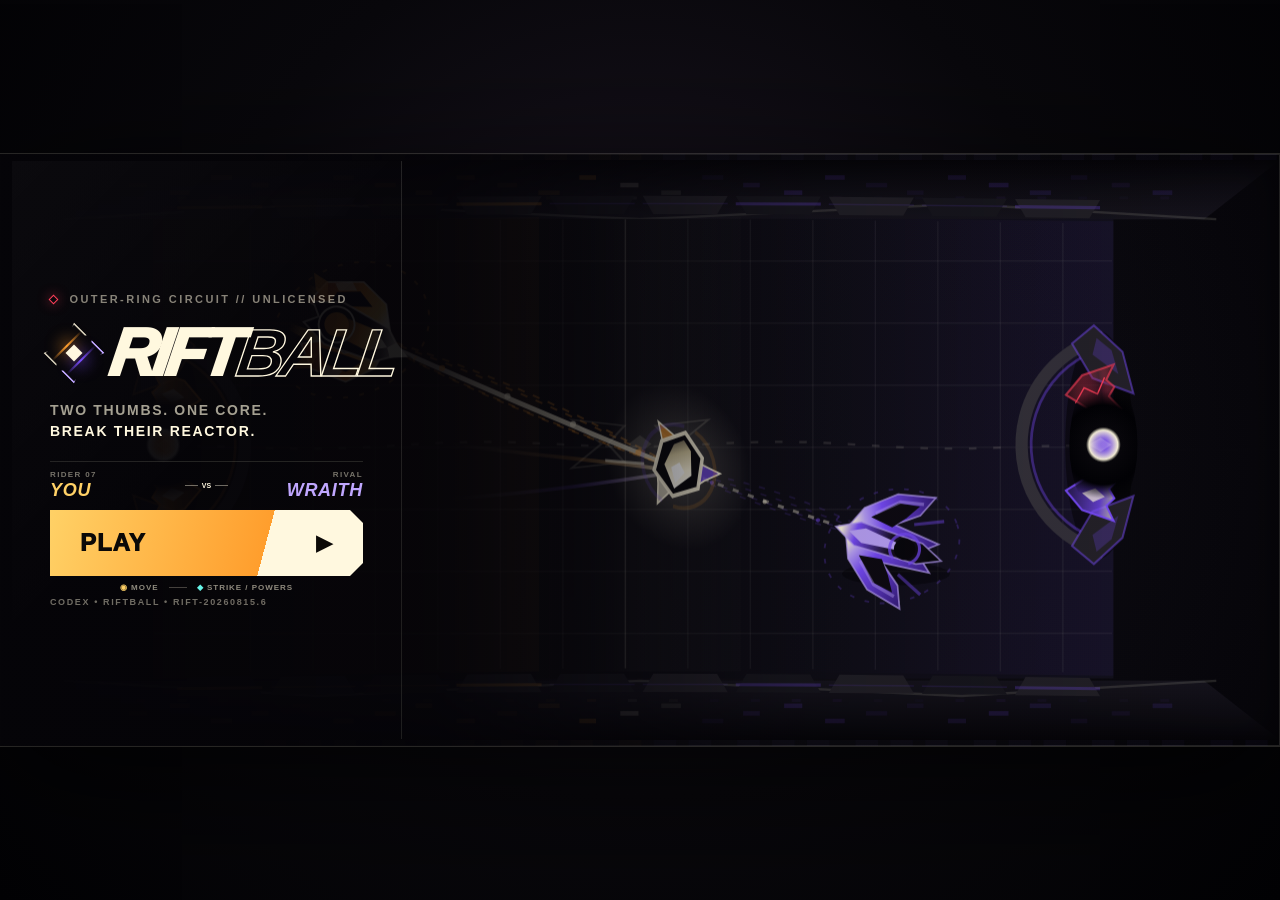
<file: index.html>
<!doctype html>
<html lang="en">
<head>
  <meta charset="utf-8">
  <meta name="viewport" content="width=device-width,initial-scale=1,viewport-fit=cover,user-scalable=no">
  <meta name="theme-color" content="#08070b">
  <meta name="apple-mobile-web-app-capable" content="yes">
  <meta name="apple-mobile-web-app-status-bar-style" content="black-translucent">
  <meta name="format-detection" content="telephone=no">
  <meta name="description" content="RIFTBALL — landscape two-thumb zero-g duel sport.">
  <link rel="icon" href="icon.svg?v=RIFT-20260815.6" type="image/svg+xml">
  <link rel="manifest" href="manifest.webmanifest?v=RIFT-20260815.6">
  <title>RIFTBALL</title>
  <link rel="stylesheet" href="styles.css?v=RIFT-20260815.6">
</head>
<body>
  <main id="app" aria-label="RIFTBALL landscape zero-gravity duel sport">
    <canvas id="game-canvas" width="844" height="390" aria-label="RIFTBALL landscape arena"></canvas>

    <section id="boot" class="screen boot-screen" aria-live="polite">
      <div class="boot-lockup">
        <div class="brand-symbol brand-symbol--boot" aria-hidden="true"><i></i><b></b><em></em></div>
        <div>
          <div class="boot-wordmark" aria-label="RIFTBALL"><span>RIFT</span><strong>BALL</strong></div>
          <p class="eyebrow">LANDSCAPE COMBAT CIRCUIT</p>
        </div>
      </div>
      <div class="boot-track"><span></span></div>
      <p class="build-identity">CODEX • RIFTBALL • RIFT-20260815.6</p>
    </section>

    <section id="menu" class="screen menu-screen" hidden>
      <div class="menu-panel">
        <p class="league-kicker"><i></i> OUTER-RING CIRCUIT // UNLICENSED</p>
        <div class="menu-logo">
          <div class="brand-symbol" aria-hidden="true"><i></i><b></b><em></em></div>
          <h1><span>RIFT</span><strong>BALL</strong></h1>
        </div>
        <p class="menu-fantasy">TWO THUMBS. ONE CORE.<br><strong>BREAK THEIR REACTOR.</strong></p>
        <div class="faceoff-strip" aria-label="You versus Wraith">
          <div class="faceoff-side faceoff-side--you"><span>RIDER 07</span><strong>YOU</strong></div>
          <div class="versus-mark"><i></i><span>VS</span><i></i></div>
          <div class="faceoff-side faceoff-side--wraith"><span>RIVAL</span><strong>WRAITH</strong></div>
        </div>
        <button id="play-button" class="primary-action" type="button"><span>PLAY</span><b aria-hidden="true">▶</b></button>
        <p class="control-promise"><span>◉</span> MOVE <i></i> <span>◆</span> STRIKE / POWERS</p>
        <p class="build-identity">CODEX • RIFTBALL • RIFT-20260815.6</p>
      </div>
    </section>

    <section id="hud" class="hud" hidden aria-label="Match HUD">
      <div class="score-rack">
        <div class="score-side player-score-side">
          <div class="rider-id rider-id--you"><i></i><span><small>RIDER 07</small><strong>YOU</strong></span></div>
          <div id="player-pips" class="reactor-pips" aria-label="Your Reactor health"></div>
        </div>
        <div class="score-numerals"><strong id="player-score">0</strong><i></i><strong id="bot-score">0</strong></div>
        <div class="score-side bot-score-side">
          <div class="rider-id rider-id--wraith"><span><small>RIVAL</small><strong>WRAITH</strong></span><i></i></div>
          <div id="bot-pips" class="reactor-pips" aria-label="Wraith Reactor health"></div>
        </div>
      </div>
      <div id="territory-readout" class="territory-readout" aria-hidden="true"><span></span></div>
      <div id="status" class="status-call" aria-live="polite"></div>
      <div id="onboarding" class="onboarding-call" aria-live="polite" hidden><i></i><span>MOVE</span></div>
      <div id="match-point-flag" class="match-point-flag" hidden><i></i><span>FINAL POINT</span><i></i></div>
      <div class="duel-meter" id="duel-meter"><span></span></div>
      <button id="sound-button" class="sound-button" type="button" aria-label="Mute sound"><span></span></button>
      <p class="game-build">CODEX • RIFTBALL • RIFT-20260815.6</p>
    </section>

    <section id="controls" class="controls" hidden aria-label="Landscape controls">
      <div id="move-pad" class="move-pad" role="application" aria-label="Movement joystick">
        <div class="move-guide"><i></i><i></i><i></i><i></i></div>
        <div id="move-stick" class="move-stick"><span></span></div>
        <small>MOVE</small>
      </div>

      <div id="action-cluster" class="action-cluster" style="--flux:100">
        <div class="radial-links" aria-hidden="true"><i></i><i></i></div>
        <div class="power-option power-option--up" data-power="rush" aria-hidden="true"><b>»</b><span>RUSH</span><small>FINISH</small></div>
        <div class="power-option power-option--right" data-power="bend" aria-hidden="true"><b>↷</b><span>BEND</span><small>ANGLE</small></div>
        <div class="power-option power-option--down" data-power="grip" aria-hidden="true"><b>⌁</b><span>GRIP</span><small>CAPTURE</small></div>
        <div class="power-option power-option--left" data-power="pulse" aria-hidden="true"><b>◉</b><span>PULSE</span><small>COUNTER</small></div>
        <button id="action-button" class="action-button" type="button" aria-label="Tap to strike, hold for powers">
          <i class="action-charge" aria-hidden="true"></i>
          <b id="action-icon">◆</b>
          <span id="action-label">STRIKE</span>
          <small>TAP</small>
        </button>
        <div id="flux-readout" class="flux-readout"><span>FLUX</span><b id="flux-value">100</b></div>
      </div>
    </section>

    <section id="results" class="screen result-screen" hidden>
      <div class="result-card">
        <p class="eyebrow">REACTOR DUEL COMPLETE</p>
        <h2 id="result-title">VICTORY</h2>
        <p id="result-score" class="result-score">3 <i></i> 0</p>
        <div id="result-stats" class="result-stats"></div>
        <div class="result-actions">
          <button id="replay-button" class="primary-action primary-action--rematch" type="button"><span>PLAY AGAIN</span><b aria-hidden="true">↻</b></button>
          <button id="home-button" class="secondary-action" type="button">HOME</button>
        </div>
        <p class="build-identity">CODEX • RIFTBALL • RIFT-20260815.6</p>
      </div>
    </section>

    <div id="rotate-warning" class="rotate-warning" hidden>
      <div class="rotate-phone" aria-hidden="true"><i></i></div>
      <div class="brand-symbol" aria-hidden="true"><i></i><b></b><em></em></div>
      <p>ROTATE TO LANDSCAPE</p>
      <small>RIFTBALL IS BUILT FOR TWO THUMBS</small>
    </div>
  </main>

  <script type="module" src="src/game.mjs?v=RIFT-20260815.6-r1"></script>
</body>
</html>
</file>
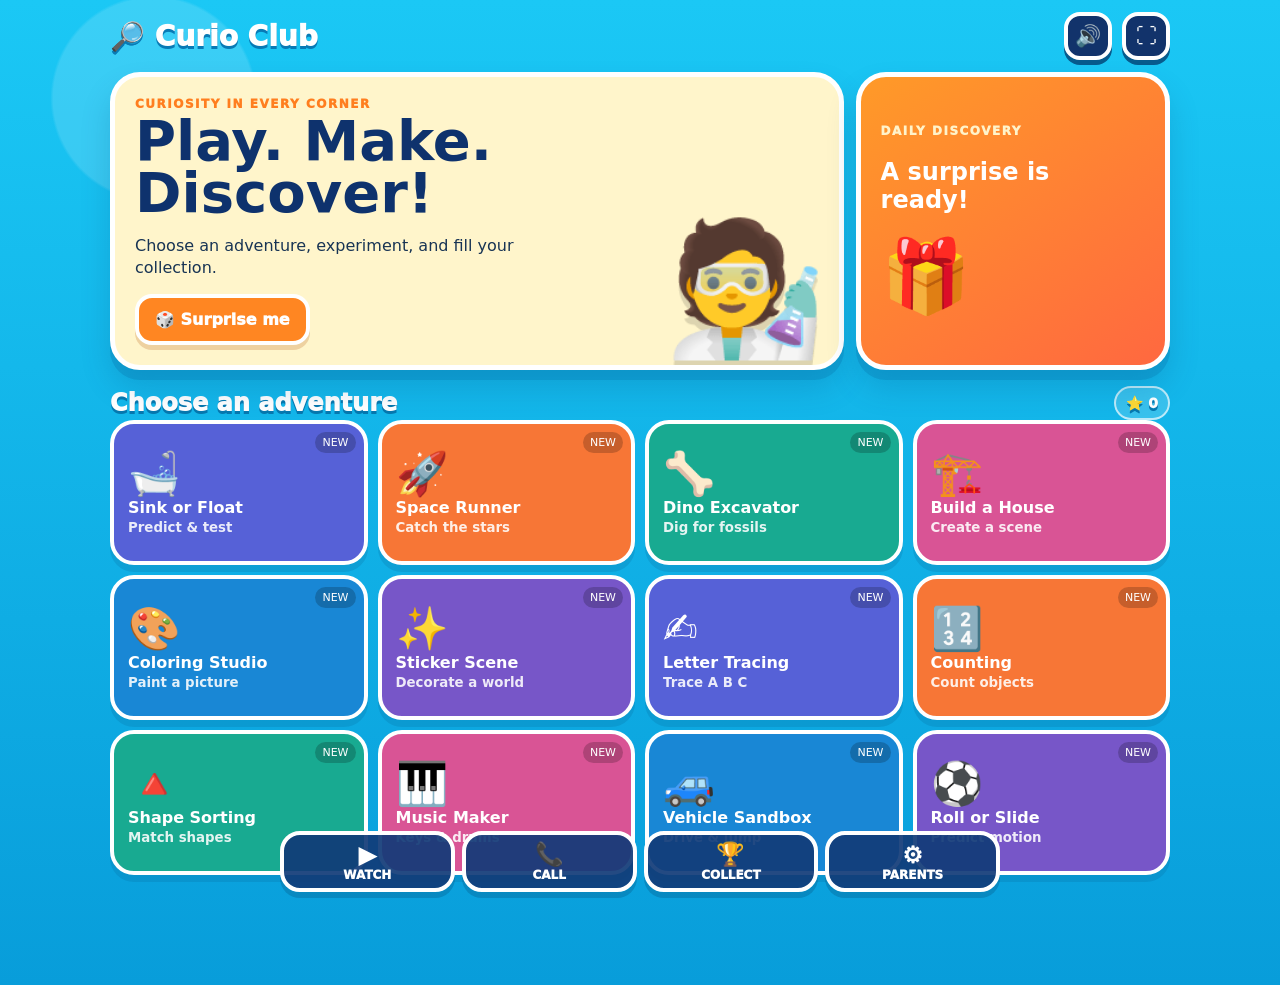
<file: curio-club/index.html>
<!doctype html><html><head><meta charset="utf-8"><meta name="viewport" content="width=device-width,initial-scale=1,viewport-fit=cover,user-scalable=no"><meta name="theme-color" content="#12bdf5"><title>Curio Club Web Game</title><style>
*{box-sizing:border-box;-webkit-tap-highlight-color:transparent}html,body{margin:0;min-height:100%;font-family:ui-rounded,"Arial Rounded MT Bold",system-ui,sans-serif;background:#11b8ef;color:#183454}button{font:inherit;border:0;cursor:pointer}body{overscroll-behavior:none}.screen{min-height:100svh;padding:max(12px,env(safe-area-inset-top)) 12px max(18px,env(safe-area-inset-bottom));background:radial-gradient(circle at 12% 10%,#ffffff24 0 7%,transparent 7.2%),linear-gradient(#1bc8f5,#089dda)}.top{display:flex;align-items:center;gap:10px;max-width:1060px;margin:auto}.logo{flex:1;color:#fff;font-weight:1000;font-size:28px;text-shadow:0 3px #087ab5}.round,.back{width:48px;height:48px;border-radius:16px;background:#12336b;color:#fff;border:4px solid #fff;box-shadow:0 5px #075b8d;font-size:21px}.hero{max-width:1060px;margin:12px auto;display:grid;grid-template-columns:1.4fr .6fr;gap:12px}.panel{background:#fff5cb;border:5px solid #fff;border-radius:30px;box-shadow:0 10px #0871a94a,0 18px 30px #064a7e33;padding:20px;position:relative;overflow:hidden}.panel h1{font-size:clamp(32px,6vw,56px);line-height:.93;margin:4px 0 9px;color:#0e326d}.panel p{max-width:62%;line-height:1.35}.kid{position:absolute;right:12px;bottom:0;font-size:130px;filter:drop-shadow(0 8px #0002)}.gift{background:linear-gradient(145deg,#ff9a28,#ff6840);color:#fff;text-align:left}.gift .big{font-size:72px}.ey{font-size:12px;text-transform:uppercase;letter-spacing:1.5px;font-weight:1000;color:#ff7e1f}.gift .ey{color:#fff3ca}.btn{padding:12px 16px;border-radius:17px;background:#ff8622;color:#fff;border:4px solid #fff;box-shadow:0 5px #b85b153d;font-weight:1000}.btn.blue{background:#2769cf}.btn.green{background:#29ae5d}.section{max-width:1060px;margin:16px auto}.title{display:flex;justify-content:space-between;align-items:center;color:#fff;text-shadow:0 3px #0678af;font-size:24px;font-weight:1000}.pill{font-size:14px;background:#ffffff28;border:2px solid #ffffffaa;border-radius:999px;padding:7px 10px}.grid{display:grid;grid-template-columns:repeat(4,1fr);gap:10px}.card{min-height:145px;border-radius:24px;border:4px solid #fff;color:#fff;text-align:left;padding:14px;box-shadow:0 7px #075f9133;position:relative;overflow:hidden}.card:nth-child(6n+1){background:#5661d7}.card:nth-child(6n+2){background:#f77636}.card:nth-child(6n+3){background:#18aa91}.card:nth-child(6n+4){background:#d95495}.card:nth-child(6n+5){background:#1987d5}.card:nth-child(6n){background:#7756c8}.card i{font-style:normal;font-size:42px;display:block}.card b{font-size:16px;display:block}.card small{font-weight:800;opacity:.88}.stars{position:absolute;right:8px;top:8px;background:#0003;border-radius:999px;padding:4px 7px;font-size:11px}.dock{max-width:720px;margin:15px auto;display:grid;grid-template-columns:repeat(4,1fr);gap:7px;position:sticky;bottom:8px}.dock button{height:61px;border-radius:20px;background:#123b78eb;color:#fff;border:4px solid #fff;box-shadow:0 6px #063e683d;font-size:12px;font-weight:1000}.dock span{display:block;font-size:23px}.head{max-width:980px;margin:auto;display:flex;gap:10px;align-items:center;color:#fff}.head div{flex:1}.head h1{margin:0;font-size:32px;text-shadow:0 3px #0874aa}.head p{margin:2px 0;font-weight:800}.score{background:#fff3c1;color:#12335d;border:4px solid #fff;border-radius:17px;padding:9px 12px;font-weight:1000}.play{max-width:980px;margin:12px auto;background:#fff;border:5px solid #fff;border-radius:28px;box-shadow:0 10px #07618f40;padding:16px;min-height:70svh;overflow:hidden}.note{background:#fff1be;border:3px solid #ffd05e;border-radius:17px;padding:10px;text-align:center;font-weight:900;margin-bottom:12px}.choices{display:flex;flex-wrap:wrap;gap:9px;justify-content:center}.choice{min-width:110px;padding:14px;border-radius:17px;background:#2769cf;color:#fff;border:4px solid #fff;box-shadow:0 5px #143c7e33;font-weight:1000}.choice.orange{background:#ff8622}.choice.green{background:#27ae5b}.stage{min-height:380px;border-radius:22px;border:4px solid #5fb0d1;position:relative;overflow:hidden;background:linear-gradient(#97e8ff 0 65%,#83cf67 65%);touch-action:none}.tank{background:linear-gradient(#e9fbff 0 31%,#47ccea 31%);max-width:650px;margin:10px auto}.obj{font-size:76px;position:absolute;left:50%;top:16%;transform:translateX(-50%);transition:1s}.obj.sink{top:78%}.obj.float{top:32%}.result{text-align:center;font-weight:1000;padding:10px;border-radius:15px;background:#eaf7ff;margin-top:10px}.good{background:#dff6d8;color:#267027}.bad{background:#ffe1e1;color:#a83c3c}.dig{display:grid;grid-template-columns:repeat(6,1fr);gap:5px;max-width:640px;margin:auto;background:#a86838;padding:7px;border-radius:20px}.tile{aspect-ratio:1;border-radius:12px;background:#cf955b;border:3px solid #eab678;font-size:30px}.tile.dug{background:#f7d99b}.tools{display:flex;gap:7px;overflow:auto;margin-bottom:9px}.tool{min-width:70px;height:65px;border-radius:16px;background:#fff0b8;border:3px solid #f0c45c;font-size:30px}.piece,.stick{position:absolute;font-size:58px;touch-action:none;user-select:none}.palette{display:flex;gap:7px;flex-wrap:wrap}.color{width:38px;height:38px;border-radius:50%;border:4px solid #fff;box-shadow:0 3px #0002}canvas{display:block;width:100%;height:440px;border-radius:19px;background:#fff;touch-action:none;border:3px solid #cbe8f5}.nums{display:grid;grid-template-columns:repeat(5,1fr);gap:8px;max-width:580px;margin:12px auto}.num{aspect-ratio:1;border-radius:17px;background:#2869cf;color:#fff;border:4px solid #fff;font-size:25px;font-weight:1000}.count{min-height:200px;border:4px dashed #edc153;border-radius:20px;background:#fff4c8;display:flex;flex-wrap:wrap;align-items:center;justify-content:center;gap:8px;font-size:48px}.shapeRow{display:flex;flex-wrap:wrap;justify-content:center;gap:14px;min-height:150px;padding:15px}.shape{width:75px;height:75px;touch-action:none}.circle{background:#ff6f5c;border-radius:50%}.square{background:#4daaf0}.triangle{background:#ffd247;clip-path:polygon(50% 0,100% 100%,0 100%)}.diamond{background:#80ce5d;transform:rotate(45deg)}.bins{display:grid;grid-template-columns:repeat(4,1fr);gap:8px}.bin{min-height:115px;border:4px dashed #8aa9c0;border-radius:18px;background:#eaf7ff;display:grid;place-items:center;font-size:37px}.keys{display:grid;grid-template-columns:repeat(8,1fr);gap:4px;background:#17245d;padding:14px;border-radius:20px}.key{height:150px;background:#fff;border-radius:0 0 10px 10px;box-shadow:inset 0 -8px #ddd}.drums{display:flex;justify-content:center;gap:12px;margin:14px}.drum{width:82px;height:82px;border-radius:50%;background:#ff8622;border:4px solid #fff;font-size:32px}.phone{max-width:620px;margin:6vh auto;background:#0c3475dd;border:5px solid #fff;border-radius:30px;color:#fff;padding:22px;text-align:center}.avatar{width:165px;height:165px;border-radius:50%;background:#ff9b2d;border:7px solid #fff;display:grid;place-items:center;margin:12px auto;font-size:100px}.callbtn{width:70px;height:70px;border-radius:50%;border:5px solid #fff;color:#fff;font-size:28px;margin:12px}.modalbg{position:fixed;inset:0;background:#061d3cbf;z-index:50;display:grid;place-items:center;padding:18px}.modal{width:min(600px,100%);background:#fff5d0;border:5px solid #fff;border-radius:28px;padding:20px;text-align:center;box-shadow:0 20px 70px #0004}.collect{display:grid;grid-template-columns:repeat(4,1fr);gap:8px}.collect div{aspect-ratio:1;border:3px solid #efcb74;border-radius:18px;background:#fff;display:grid;place-items:center;font-size:36px}.locked{filter:grayscale(1);opacity:.22}.watch{display:grid;grid-template-columns:repeat(3,1fr);gap:10px}.watch button{background:#fff;border:4px solid #fff;border-radius:20px;overflow:hidden;font-weight:1000}.thumb{aspect-ratio:16/10;background:#2e74cf;display:grid;place-items:center;font-size:65px}.toast{position:fixed;z-index:90;left:50%;bottom:90px;transform:translateX(-50%) translateY(20px);opacity:0;background:#10346d;color:#fff;border:3px solid #fff;border-radius:999px;padding:9px 14px;font-weight:1000;transition:.2s}.toast.show{opacity:1;transform:translateX(-50%)}@media(max-width:800px){.grid{grid-template-columns:repeat(3,1fr)}.hero{grid-template-columns:1fr}.gift{min-height:150px}.watch{grid-template-columns:1fr 1fr}}@media(max-width:540px){.grid{grid-template-columns:repeat(2,1fr)}.kid{font-size:108px;right:-4px}.panel p{max-width:59%}.collect{grid-template-columns:repeat(3,1fr)}.bins{grid-template-columns:1fr 1fr}.keys{grid-template-columns:repeat(4,1fr)}.key{height:95px}.watch{grid-template-columns:1fr}}
</style></head><body><div id="app"></div><div id="toast" class="toast"></div><script>
(()=>{'use strict';const A=document.getElementById('app'),T=document.getElementById('toast'),K='curioLive1';let S={stars:0,gift:'',un:[0,1,2],hi:{},sound:true,...JSON.parse(localStorage.getItem(K)||'{}')},clean=()=>{};const G=[['sink','🛁','Sink or Float','Predict & test'],['space','🚀','Space Runner','Catch the stars'],['dino','🦴','Dino Excavator','Dig for fossils'],['build','🏗️','Build a House','Create a scene'],['paint','🎨','Coloring Studio','Paint a picture'],['stick','✨','Sticker Scene','Decorate a world'],['trace','✍️','Letter Tracing','Trace A B C'],['count','🔢','Counting','Count objects'],['sort','🔺','Shape Sorting','Match shapes'],['music','🎹','Music Maker','Keys & drums'],['drive','🚙','Vehicle Sandbox','Drive & jump'],['roll','⚽','Roll or Slide','Predict motion']],C=[['🦴','Fossil'],['🪐','Planet'],['🚜','Tractor'],['🦆','Duck'],['🪨','Rock'],['🎨','Paint'],['🚀','Rocket'],['🎵','Music'],['🌼','Flower'],['🏠','House'],['🦕','Dino'],['⭐','Star'],['🍋','Lemon'],['🛞','Wheel'],['🔭','Telescope']];
const save=()=>localStorage.setItem(K,JSON.stringify(S)),today=()=>new Date().toDateString(),toast=x=>{T.textContent=x;T.classList.add('show');setTimeout(()=>T.classList.remove('show'),1500)},beep=(f=600)=>{if(!S.sound)return;try{let c=beep.c||(beep.c=new AudioContext),o=c.createOscillator(),g=c.createGain();o.frequency.value=f;g.gain.value=.05;o.connect(g).connect(c.destination);o.start();g.gain.exponentialRampToValueAtTime(.001,c.currentTime+.13);o.stop(c.currentTime+.14)}catch{}},win=(id,n=2)=>{S.stars+=n;S.hi[id]=Math.max(S.hi[id]||0,n);save();beep(850);toast('⭐'.repeat(n)+' earned!')},go=f=>{clean();clean=()=>{};scrollTo(0,0);f()},top=()=>`<div class=top><div class=logo>🔎 Curio Club</div><button class=round id=sound>${S.sound?'🔊':'🔇'}</button><button class=round id=full>⛶</button></div>`,wireTop=()=>{let s=document.getElementById('sound');if(s)s.onclick=()=>{S.sound=!S.sound;save();s.textContent=S.sound?'🔊':'🔇'};let f=document.getElementById('full');if(f)f.onclick=()=>document.fullscreenElement?document.exitFullscreen?.():document.documentElement.requestFullscreen?.()},head=(t,p,sc='')=>`<div class=head><button class=back>←</button><div><h1>${t}</h1><p>${p}</p></div>${sc?`<span class=score>${sc}</span>`:''}</div>`,wireBack=()=>document.querySelector('.back').onclick=()=>go(home),modal=h=>{let b=document.createElement('div');b.className='modalbg';b.innerHTML=`<div class=modal>${h}<p><button class="btn blue close">Close</button></p></div>`;document.body.appendChild(b);b.querySelector('.close').onclick=()=>b.remove();return b},drag=(e,b)=>{let on=0,dx=0,dy=0;e.onpointerdown=q=>{on=1;e.setPointerCapture(q.pointerId);let r=e.getBoundingClientRect();dx=q.clientX-r.left;dy=q.clientY-r.top};e.onpointermove=q=>{if(!on)return;let r=b.getBoundingClientRect();e.style.left=Math.max(0,Math.min(r.width-e.offsetWidth,q.clientX-r.left-dx))+'px';e.style.top=Math.max(0,Math.min(r.height-e.offsetHeight,q.clientY-r.top-dy))+'px'};e.onpointerup=()=>on=0};
function home(){A.innerHTML=`<main class=screen>${top()}<section class=hero><div class=panel><div class=ey>Curiosity in every corner</div><h1>Play. Make.<br>Discover!</h1><p>Choose an adventure, experiment, and fill your collection.</p><button class=btn id=random>🎲 Surprise me</button><div class=kid>🧑‍🔬</div></div><button class="panel gift" id=gift><div class=ey>Daily discovery</div><h2>${S.gift===today()?'Come back tomorrow!':'A surprise is ready!'}</h2><div class=big>${S.gift===today()?'✅':'🎁'}</div></button></section><section class=section><div class=title><span>Choose an adventure</span><span class=pill>⭐ ${S.stars}</span></div><div class=grid>${G.map(g=>`<button class=card data-g=${g[0]}><span class=stars>${'⭐'.repeat(S.hi[g[0]]||0)||'NEW'}</span><i>${g[1]}</i><b>${g[2]}</b><small>${g[3]}</small></button>`).join('')}</div></section><nav class=dock><button id=watch><span>▶️</span>WATCH</button><button id=call><span>📞</span>CALL</button><button id=coll><span>🏆</span>COLLECT</button><button id=parents><span>⚙️</span>PARENTS</button></nav></main>`;wireTop();document.querySelectorAll('[data-g]').forEach(b=>b.onclick=()=>launch(b.dataset.g));random.onclick=()=>launch(G[Math.floor(Math.random()*G.length)][0]);gift.onclick=giftOpen;watch.onclick=()=>go(watchRoom);call.onclick=()=>go(callRoom);coll.onclick=collection;parents.onclick=parentsRoom}
function giftOpen(){if(S.gift===today())return toast('Already opened today!');let lock=C.map((_,i)=>i).filter(i=>!S.un.includes(i)),i=lock.length?lock[Math.floor(Math.random()*lock.length)]:0;S.un.push(i);S.gift=today();S.stars+=2;save();beep(900);let m=modal(`<div style="font-size:90px">${C[i][0]}</div><div class=ey>New discovery</div><h2>${C[i][1]}</h2><p>Added to your collection + ⭐⭐</p>`);m.querySelector('.close').onclick=()=>{m.remove();home()}}
function collection(){modal(`<div class=ey>Curiosity Collection</div><h2>Your discoveries</h2><div class=collect>${C.map((x,i)=>`<div class=${S.un.includes(i)?'':'locked'}>${x[0]}</div>`).join('')}</div>`)}
function launch(id){({sink,space,dino,build,paint,stick,trace,count,sort,music,drive,roll}[id]||home)()}
function shell(t,p,body,sc=''){A.innerHTML=`<main class=screen>${head(t,p,sc)}<section class=play>${body}</section></main>`;wireBack()}
function sink(){let items=[['🦆','Duck','float'],['🪨','Rock','sink'],['🍋','Lemon','float'],['🔑','Key','sink'],['🥄','Spoon','sink'],['🍎','Apple','float']],r=0,s=0,c;function next(){if(r===5){win('sink',s>=4?3:2);return setTimeout(sink,1200)}c=items[Math.floor(Math.random()*items.length)];document.querySelector('.obj').className='obj';document.querySelector('.obj').textContent=c[0];document.getElementById('nm').textContent=c[1];document.getElementById('res').textContent='What do you think?'}shell('Sink or Float','Predict what happens',`<div class=note>Will it sink or float?</div><div class="stage tank"><div class=obj></div></div><h2 id=nm style="text-align:center"></h2><div class=choices><button class=choice data-a=sink>⬇️ SINK</button><button class="choice orange" data-a=float>🌊 FLOAT</button></div><div class=result id=res>What do you think?</div>`,'0 / 5');document.querySelectorAll('[data-a]').forEach(b=>b.onclick=()=>{let ok=b.dataset.a===c[2];if(ok)s++;beep(ok?800:180);document.querySelector('.obj').classList.add(c[2]);res.className='result '+(ok?'good':'bad');res.textContent=ok?'Great prediction!':`It will ${c[2]}.`;r++;document.querySelector('.score').textContent=s+' / 5';setTimeout(next,1000)});next()}
function space(){shell('Space Runner','Drag the rocket to catch stars',`<div class="stage" id=sp style="background:linear-gradient(#071333,#172f7b)"><div class=piece id=rocket style="left:45%;top:72%;font-size:72px">🚀</div></div><div class=note>Catch 8 stars to finish. Avoid ☄️.</div>`,'⭐ 0');let st=document.getElementById('sp'),r=document.getElementById('rocket'),n=0,t=setInterval(()=>{let x=document.createElement('div');x.className='stick';x.textContent=Math.random()>.2?'⭐':'☄️';x.style.left=Math.random()*88+'%';x.style.top='-10px';st.appendChild(x);let y=-10,iv=setInterval(()=>{y+=8;x.style.top=y+'px';let a=x.getBoundingClientRect(),b=r.getBoundingClientRect();if(a.left<b.right&&a.right>b.left&&a.top<b.bottom&&a.bottom>b.top){if(x.textContent==='⭐'){n++;beep(800)}else{n=Math.max(0,n-1);beep(180)}document.querySelector('.score').textContent='⭐ '+n;x.remove();clearInterval(iv);if(n>=8){clearInterval(t);win('space',3);setTimeout(space,1200)}}if(y>st.clientHeight){x.remove();clearInterval(iv)}},45)},650);drag(r,st);clean=()=>clearInterval(t)}
function dino(){let bones=new Set;while(bones.size<7)bones.add(Math.floor(Math.random()*36));let n=0;shell('Dino Excavator','Tap sand to uncover 7 bones',`<div class=dig>${Array.from({length:36},(_,i)=>`<button class=tile data-i=${i}>🏜️</button>`).join('')}</div>`,'🦴 0 / 7');document.querySelectorAll('.tile').forEach(b=>b.onclick=()=>{if(b.classList.contains('dug'))return;b.classList.add('dug');if(bones.has(+b.dataset.i)){b.textContent='🦴';n++;beep(850)}else b.textContent='·';document.querySelector('.score').textContent=`🦴 ${n} / 7`;if(n===7){win('dino',3);setTimeout(dino,1200)}})}
function build(){let n=0;shell('Build a House','Add pieces and drag them',`<div class=tools>${['🧱','🚪','🪟','🔺','🌳','🌻','🛝'].map(x=>`<button class=tool>${x}</button>`).join('')}</div><div class=stage id=lot></div><p class=choices><button class="choice green" id=done>✅ Finish</button></p>`,'🧱 0');let lot=document.getElementById('lot');document.querySelectorAll('.tool').forEach(b=>b.onclick=()=>{let e=document.createElement('div');e.className='piece';e.textContent=b.textContent;e.style.left=10+Math.random()*70+'%';e.style.top=15+Math.random()*65+'%';lot.appendChild(e);drag(e,lot);n++;document.querySelector('.score').textContent='🧱 '+n;beep(700)});done.onclick=()=>n<3?toast('Add at least 3 pieces'):win('build',n>6?3:2)}
function paint(){shell('Coloring Studio','Pick a color and draw',`<div class=palette>${['#ff7627','#2875d8','#ffd344','#45bb63','#ef5e9c','#7459cf','#222'].map(c=>`<button class=color data-c=${c} style="background:${c}"></button>`).join('')}</div><canvas id=cv></canvas><p class=choices><button class="choice green" id=pd>✅ Finish</button></p>`,'🎨');let c=cv.getContext('2d'),col='#ff7627',on=0,last,n=0;function size(){cv.width=cv.clientWidth*devicePixelRatio;cv.height=cv.clientHeight*devicePixelRatio;c.scale(devicePixelRatio,devicePixelRatio);c.fillStyle='#fff';c.fillRect(0,0,cv.clientWidth,cv.clientHeight);c.strokeStyle='#233b55';c.lineWidth=7;c.beginPath();c.arc(cv.clientWidth/2,cv.clientHeight/2,100,0,6.2);c.stroke()}size();document.querySelectorAll('[data-c]').forEach(b=>b.onclick=()=>col=b.dataset.c);let p=e=>{let r=cv.getBoundingClientRect();return[e.clientX-r.left,e.clientY-r.top]};cv.onpointerdown=e=>{on=1;last=p(e)};cv.onpointermove=e=>{if(!on)return;let q=p(e);c.strokeStyle=col;c.lineWidth=22;c.lineCap='round';c.beginPath();c.moveTo(...last);c.lineTo(...q);c.stroke();last=q;n++};cv.onpointerup=()=>on=0;pd.onclick=()=>n<8?toast('Add more color!'):win('paint',n>50?3:2)}
function stick(){let n=0;shell('Sticker Scene','Tap stickers, then drag them',`<div class=tools>${['🌈','☀️','🦕','🚗','🌳','🌼','⚽','🦋','🚀','⭐'].map(x=>`<button class=tool>${x}</button>`).join('')}</div><div class=stage id=scene><div style="position:absolute;bottom:10%;left:8%;font-size:85px">🏕️</div></div><p class=choices><button class="choice green" id=sd>✅ Done</button></p>`,'✨ 0');document.querySelectorAll('.tool').forEach(b=>b.onclick=()=>{let e=document.createElement('div');e.className='stick';e.textContent=b.textContent;e.style.left=30+Math.random()*50+'%';e.style.top=20+Math.random()*55+'%';scene.appendChild(e);drag(e,scene);n++;document.querySelector('.score').textContent='✨ '+n});sd.onclick=()=>n<3?toast('Add 3 stickers first'):win('stick',n>7?3:2)}
function trace(){let l=['A','B','C'],i=0,n=0,on=0,last;shell('Letter Tracing','Trace the big dotted letter',`<canvas id=tr></canvas><p class=choices><button class=choice id=nx>Next ➜</button></p>`,'A · 0%');let c=tr.getContext('2d');function draw(){tr.width=tr.clientWidth*devicePixelRatio;tr.height=tr.clientHeight*devicePixelRatio;c.scale(devicePixelRatio,devicePixelRatio);c.fillStyle='#fff';c.fillRect(0,0,tr.clientWidth,tr.clientHeight);c.font=`900 ${Math.min(320,tr.clientWidth*.6)}px Arial`;c.textAlign='center';c.textBaseline='middle';c.setLineDash([4,17]);c.lineWidth=16;c.strokeStyle='#bddbe8';c.strokeText(l[i],tr.clientWidth/2,tr.clientHeight/2);c.setLineDash([])}draw();let p=e=>{let r=tr.getBoundingClientRect();return[e.clientX-r.left,e.clientY-r.top]};tr.onpointerdown=e=>{on=1;last=p(e)};tr.onpointermove=e=>{if(!on)return;let q=p(e);c.strokeStyle='#ff8622';c.lineWidth=20;c.lineCap='round';c.beginPath();c.moveTo(...last);c.lineTo(...q);c.stroke();last=q;n=Math.min(100,n+1.6);document.querySelector('.score').textContent=`${l[i]} · ${n|0}%`};tr.onpointerup=()=>on=0;nx.onclick=()=>{if(n<35)return toast('Trace a little more!');i++;n=0;if(i===3){win('trace',3);i=0}draw();document.querySelector('.score').textContent=`${l[i]} · 0%`}}
function count(){let r=0,s=0,a,icons=['🍎','⭐','🚗','🦋'];shell('Counting','How many can you see?',`<div class=count id=cnt></div><div class=nums>${Array.from({length:10},(_,i)=>`<button class=num>${i+1}</button>`).join('')}</div><div class=result id=cr>Count carefully!</div>`,'0 / 5');function next(){if(r===5){win('count',s>3?3:2);return setTimeout(count,1200)}a=1+Math.floor(Math.random()*10);cnt.innerHTML=Array.from({length:a},()=>icons[Math.floor(Math.random()*icons.length)]).map(x=>`<span>${x}</span>`).join('')}document.querySelectorAll('.num').forEach(b=>b.onclick=()=>{let ok=+b.textContent===a;if(ok)s++;cr.className='result '+(ok?'good':'bad');cr.textContent=ok?'Correct!':`There are ${a}.`;r++;document.querySelector('.score').textContent=s+' / 5';setTimeout(next,700)});next()}
function sort(){let left=8;let types=['circle','square','triangle','diamond','circle','square','triangle','diamond'];shell('Shape Sorting','Drag shapes into matching baskets',`<div class=shapeRow>${types.map((x,i)=>`<div class="shape ${x}" data-s=${x}></div>`).join('')}</div><div class=bins>${[['circle','●'],['square','■'],['triangle','▲'],['diamond','◆']].map(x=>`<div class=bin data-b=${x[0]}>${x[1]}</div>`).join('')}</div>`,'8 left');document.querySelectorAll('.shape').forEach(e=>{let on=0,ox,oy;e.onpointerdown=q=>{on=1;e.setPointerCapture(q.pointerId);let r=e.getBoundingClientRect();ox=q.clientX-r.left;oy=q.clientY-r.top;e.style.position='fixed';e.style.zIndex=5};e.onpointermove=q=>{if(on){e.style.left=q.clientX-ox+'px';e.style.top=q.clientY-oy+'px'}};e.onpointerup=q=>{on=0;let b=[...document.querySelectorAll('.bin')].find(x=>{let r=x.getBoundingClientRect();return q.clientX>r.left&&q.clientX<r.right&&q.clientY>r.top&&q.clientY<r.bottom});if(b&&b.dataset.b===e.dataset.s){e.remove();left--;document.querySelector('.score').textContent=left+' left';beep(800);if(!left){win('sort',3);setTimeout(sort,1200)}}else{e.style.position='';e.style.left='';e.style.top='';e.style.zIndex=''}}})}
function music(){let fs=[262,294,330,349,392,440,494,523],n=0;shell('Music Maker','Play keys and drums',`<div class=keys>${fs.map((_,i)=>`<button class=key data-k=${i}></button>`).join('')}</div><div class=drums>${['🥁','🪘','🔔','👏'].map((x,i)=>`<button class=drum data-d=${i}>${x}</button>`).join('')}</div><p class=choices><button class="choice green" id=md>⭐ Finish song</button></p>`,'🎵 0');document.querySelectorAll('[data-k]').forEach(b=>b.onclick=()=>{beep(fs[+b.dataset.k]);n++;document.querySelector('.score').textContent='🎵 '+n});document.querySelectorAll('[data-d]').forEach(b=>b.onclick=()=>{beep(110+70*+b.dataset.d);n++;document.querySelector('.score').textContent='🎵 '+n});md.onclick=()=>n<6?toast('Play 6 notes first'):win('music',n>15?3:2)}
function drive(){let n=0;shell('Vehicle Sandbox','Drive through the play world',`<div class=stage id=road><div class=piece id=car style="left:10%;top:65%;font-size:72px">🚙</div>${['⭐','🌳','⭐','🚧','⭐'].map((x,i)=>`<div class=stick style="left:${25+i*14}%;top:${i%2?45:60}%">${x}</div>`).join('')}</div><p class=choices><button class=choice id=left>⬅️</button><button class="choice orange" id=jump>⬆️ JUMP</button><button class=choice id=right>➡️</button><button class="choice green" id=finish>🏁 FINISH</button></p>`,'⭐ 0');let x=10,y=65;function mv(dx,dy=0){x=Math.max(0,Math.min(88,x+dx));y=Math.max(15,Math.min(72,y+dy));car.style.left=x+'%';car.style.top=y+'%';document.querySelectorAll('#road .stick').forEach(e=>{let a=e.getBoundingClientRect(),b=car.getBoundingClientRect();if(e.textContent==='⭐'&&a.left<b.right&&a.right>b.left&&a.top<b.bottom&&a.bottom>b.top){e.textContent='✨';n++;beep(850);document.querySelector('.score').textContent='⭐ '+n}})}left.onclick=()=>mv(-6);right.onclick=()=>mv(6);jump.onclick=()=>{mv(0,-18);setTimeout(()=>mv(0,18),350)};finish.onclick=()=>win('drive',n===3?3:2)}
function roll(){let it=[['⚽','roll'],['🧱','slide'],['🛞','roll'],['📕','slide'],['🍊','roll']],r=0,s=0,c;shell('Roll or Slide','Predict how it moves',`<div class=stage id=ramp><div id=ro style="font-size:90px;position:absolute;left:22%;top:28%;transition:1s"></div><div style="position:absolute;width:70%;height:30px;background:#8e663b;left:15%;top:50%;transform:rotate(17deg);border-radius:20px"></div></div><div class=choices><button class=choice data-r=roll>🔄 ROLL</button><button class="choice orange" data-r=slide>➡️ SLIDE</button></div><div class=result id=rr>What do you think?</div>`,'0 / 5');function next(){if(r===5){win('roll',s>3?3:2);return setTimeout(roll,1200)}c=it[Math.floor(Math.random()*it.length)];ro.textContent=c[0];ro.style.left='22%';ro.style.top='28%';ro.style.transform='none'}document.querySelectorAll('[data-r]').forEach(b=>b.onclick=()=>{let ok=b.dataset.r===c[1];if(ok)s++;rr.className='result '+(ok?'good':'bad');rr.textContent=ok?'Great prediction!':`It will ${c[1]}.`;ro.style.left='72%';ro.style.top='55%';ro.style.transform=c[1]==='roll'?'rotate(720deg)':'rotate(10deg)';r++;document.querySelector('.score').textContent=s+' / 5';setTimeout(next,1000)});next()}
function watchRoom(){A.innerHTML=`<main class=screen>${top()}${head('Watch & Discover','Original prototype learning shorts')}<section class=section><div class=watch>${[['🚀','Space Discovery'],['🦖','Fossil Detective'],['🚜','Amazing Vehicles']].map(x=>`<button data-v=${x[1]}><div class=thumb>${x[0]} ▶️</div><p>${x[1]}</p></button>`).join('')}</div></section></main>`;wireTop();wireBack();document.querySelectorAll('[data-v]').forEach(b=>b.onclick=()=>{let m=modal(`<div style="font-size:90px">✨</div><h2>${b.dataset.v}</h2><p>Explore, ask questions, and try the matching activity in the Play section.</p>`);S.stars++;save()})}
function callRoom(){A.innerHTML=`<main class=screen>${head('Curio Call','A playful simulated explorer call')}<div class=phone><h2 id=ct>Explorer is calling…</h2><div class=avatar>🧑‍🔬</div><p id=cl>Tap green to answer.</p><button class=callbtn style="background:#e84552" id=hang>📵</button><button class=callbtn style="background:#31ba62" id=ans>📞</button></div></main>`;wireBack();let lines=['Hi, explorer! Ready for a challenge?','Can you find something BLUE near you?','Now wiggle your fingers five times!','Amazing! You are a super explorer today!'],i=0;ans.onclick=()=>{if(i<lines.length){cl.textContent=lines[i++];beep(700)}else{win('call',1);cl.textContent='Call complete — ⭐ earned!'}};hang.onclick=()=>go(home)}
function parentsRoom(){A.innerHTML=`<main class=screen>${top()}${head('Parent Area','Local prototype settings')}<section class=play><h2>Progress</h2><p>⭐ ${S.stars} total stars</p><p>🏆 ${S.un.length} collectibles unlocked</p><p>🔊 Sound is ${S.sound?'on':'off'}</p><div class=choices><button class="choice orange" id=reset>Reset progress</button></div></section></main>`;wireTop();wireBack();reset.onclick=()=>{S={stars:0,gift:'',un:[0,1,2],hi:{},sound:true};save();parentsRoom()}}
home()})();
</script></body></html>
</file>
<file: styles.css>
:root {
  color-scheme: dark;
  --void: #08070b;
  --carbon: #111118;
  --smoke: #25242d;
  --chalk: #fff8df;
  --chalk-dim: #cfc9b7;
  --amber: #ff9e2d;
  --amber-hot: #ffd166;
  --violet: #7b4dff;
  --violet-hot: #c0a7ff;
  --danger: #ff3f59;
  --cyan: #67f5e8;
  --blue: #6aa8ff;
  --magenta: #e66cff;
  --safe-left: max(12px, env(safe-area-inset-left));
  --safe-right: max(12px, env(safe-area-inset-right));
  --safe-top: max(7px, env(safe-area-inset-top));
  --safe-bottom: max(7px, env(safe-area-inset-bottom));
  font-family: Inter, ui-sans-serif, -apple-system, BlinkMacSystemFont, "SF Pro Display", "Segoe UI", sans-serif;
  background: var(--void);
}

* {
  box-sizing: border-box;
  -webkit-tap-highlight-color: transparent;
}

html,
body {
  width: 100%;
  height: 100%;
  margin: 0;
  overflow: hidden;
  background:
    radial-gradient(circle at 50% 40%, #1a1420 0, #08070b 52%, #020204 100%);
  overscroll-behavior: none;
}

body {
  display: grid;
  place-items: center;
  touch-action: none;
  user-select: none;
  -webkit-user-select: none;
}

button {
  border: 0;
  color: inherit;
  font: inherit;
}

[hidden] {
  display: none !important;
}

#app {
  position: relative;
  width: min(100vw, calc(100vh * 844 / 390));
  height: min(100vh, calc(100vw * 390 / 844));
  aspect-ratio: 844 / 390;
  overflow: hidden;
  isolation: isolate;
  background: var(--void);
  box-shadow: 0 0 0 1px rgba(255, 248, 223, 0.14), 0 30px 120px rgba(0, 0, 0, 0.72);
}

#app::before {
  content: "";
  position: absolute;
  inset: 0;
  z-index: 8;
  pointer-events: none;
  border: 1px solid rgba(255, 248, 223, 0.11);
  box-shadow: inset 0 0 42px rgba(0, 0, 0, 0.50);
}

#game-canvas {
  position: absolute;
  inset: 0;
  width: 100%;
  height: 100%;
  display: block;
  touch-action: none;
}

.screen,
.hud,
.controls,
.rotate-warning {
  position: absolute;
  inset: 0;
}

.screen {
  z-index: 20;
}

.build-identity,
.game-build {
  margin: 0;
  color: rgba(255, 248, 223, 0.43);
  font-size: clamp(6px, 1.55vh, 9px);
  font-weight: 760;
  letter-spacing: 0.18em;
  white-space: nowrap;
}

.eyebrow,
.league-kicker {
  margin: 0;
  font-size: clamp(7px, 1.9vh, 11px);
  font-weight: 860;
  letter-spacing: 0.22em;
}

.brand-symbol {
  position: relative;
  width: clamp(30px, 8.5vh, 48px);
  aspect-ratio: 1;
  flex: 0 0 auto;
  transform: rotate(45deg);
}

.brand-symbol::before,
.brand-symbol::after,
.brand-symbol i,
.brand-symbol b,
.brand-symbol em {
  content: "";
  position: absolute;
  display: block;
}

.brand-symbol::before {
  inset: 5%;
  border: 2px solid rgba(255, 248, 223, 0.82);
  clip-path: polygon(0 0, 42% 0, 26% 26%, 50% 50%, 26% 74%, 42% 100%, 0 100%, 22% 50%);
}

.brand-symbol::after {
  inset: 5%;
  border: 2px solid var(--violet-hot);
  clip-path: polygon(100% 0, 58% 0, 74% 26%, 50% 50%, 74% 74%, 58% 100%, 100% 100%, 78% 50%);
}

.brand-symbol i {
  inset: 37%;
  background: var(--chalk);
  box-shadow: -8px 0 16px rgba(255, 158, 45, 0.65), 8px 0 16px rgba(123, 77, 255, 0.70);
}

.brand-symbol b,
.brand-symbol em {
  top: 8%;
  bottom: 8%;
  width: 2px;
  background: linear-gradient(transparent, currentColor, transparent);
}

.brand-symbol b { left: 28%; color: var(--amber); }
.brand-symbol em { right: 28%; color: var(--violet); }

/* Loading */
.boot-screen {
  z-index: 80;
  display: grid;
  place-items: center;
  align-content: center;
  gap: clamp(13px, 4vh, 24px);
  background:
    linear-gradient(115deg, rgba(255, 158, 45, 0.08), transparent 32%, transparent 68%, rgba(123, 77, 255, 0.10)),
    #07060a;
  transition: opacity 220ms ease, transform 260ms ease;
}

.boot-screen.dismissed {
  opacity: 0;
  transform: scale(1.03);
  pointer-events: none;
}

.boot-lockup {
  display: flex;
  align-items: center;
  gap: clamp(12px, 3vh, 20px);
}

.brand-symbol--boot { width: clamp(46px, 14vh, 76px); }

.boot-wordmark {
  display: flex;
  align-items: baseline;
  color: var(--chalk);
  font-size: clamp(36px, 12vh, 70px);
  font-weight: 950;
  font-style: italic;
  letter-spacing: -0.08em;
  line-height: 0.86;
  transform: skewX(-8deg);
}

.boot-wordmark strong {
  color: transparent;
  -webkit-text-stroke: 1.5px var(--chalk);
}

.boot-screen .eyebrow {
  margin-top: 9px;
  color: rgba(255, 248, 223, 0.58);
}

.boot-track {
  width: min(38vw, 300px);
  height: 2px;
  overflow: hidden;
  background: rgba(255, 248, 223, 0.10);
}

.boot-track span {
  display: block;
  width: 42%;
  height: 100%;
  background: linear-gradient(90deg, var(--amber), var(--chalk), var(--violet));
  animation: boot-scan 0.72s ease-in-out infinite alternate;
}

@keyframes boot-scan {
  from { transform: translateX(-15%); }
  to { transform: translateX(155%); }
}

/* Menu */
.menu-screen {
  display: flex;
  align-items: stretch;
  padding: var(--safe-top) var(--safe-right) var(--safe-bottom) var(--safe-left);
  background: linear-gradient(90deg, rgba(5, 4, 8, 0.98) 0%, rgba(5, 4, 8, 0.90) 34%, rgba(5, 4, 8, 0.14) 63%, transparent 100%);
}

.menu-panel {
  width: min(41%, 390px);
  min-width: 292px;
  display: flex;
  flex-direction: column;
  justify-content: center;
  padding: clamp(12px, 3vh, 22px) clamp(18px, 3.2vw, 38px);
  border-right: 1px solid rgba(255, 248, 223, 0.10);
  background: linear-gradient(135deg, rgba(255, 255, 255, 0.025), transparent 52%);
}

.league-kicker {
  color: rgba(255, 248, 223, 0.52);
}

.league-kicker i {
  display: inline-block;
  width: 7px;
  height: 7px;
  margin-right: 7px;
  border: 1px solid var(--danger);
  transform: rotate(45deg);
  box-shadow: 0 0 12px rgba(255, 63, 89, 0.55);
}

.menu-logo {
  display: flex;
  align-items: center;
  gap: 12px;
  margin: clamp(9px, 2.8vh, 18px) 0 0;
}

.menu-logo h1 {
  display: flex;
  margin: 0;
  color: var(--chalk);
  font-size: clamp(37px, 11vh, 67px);
  font-style: italic;
  font-weight: 950;
  letter-spacing: -0.08em;
  line-height: 0.9;
  transform: skewX(-8deg);
}

.menu-logo h1 strong {
  color: transparent;
  -webkit-text-stroke: 1.4px var(--chalk);
}

.menu-fantasy {
  margin: clamp(9px, 2.6vh, 17px) 0 0;
  color: rgba(255, 248, 223, 0.64);
  font-size: clamp(9px, 2.6vh, 14px);
  font-weight: 760;
  letter-spacing: 0.12em;
  line-height: 1.45;
}

.menu-fantasy strong { color: var(--chalk); }

.faceoff-strip {
  display: grid;
  grid-template-columns: 1fr auto 1fr;
  align-items: center;
  gap: 9px;
  margin: clamp(10px, 3vh, 20px) 0 9px;
  padding-top: 8px;
  border-top: 1px solid rgba(255, 248, 223, 0.12);
}

.faceoff-side {
  display: flex;
  flex-direction: column;
  gap: 1px;
}

.faceoff-side span {
  color: rgba(255, 248, 223, 0.45);
  font-size: clamp(6px, 1.5vh, 8px);
  font-weight: 800;
  letter-spacing: 0.17em;
}

.faceoff-side strong {
  font-size: clamp(12px, 3.3vh, 18px);
  font-style: italic;
  letter-spacing: 0.04em;
}

.faceoff-side--you strong { color: var(--amber-hot); }
.faceoff-side--wraith { text-align: right; }
.faceoff-side--wraith strong { color: var(--violet-hot); }

.versus-mark {
  display: flex;
  align-items: center;
  gap: 4px;
  color: var(--chalk);
  font-size: 7px;
  font-weight: 900;
}

.versus-mark i { width: 13px; height: 1px; background: rgba(255, 248, 223, 0.42); }

.primary-action {
  position: relative;
  width: 100%;
  min-height: clamp(44px, 12vh, 66px);
  display: flex;
  align-items: center;
  justify-content: space-between;
  padding: 0 clamp(16px, 3.2vw, 30px);
  overflow: hidden;
  color: #0b0907;
  background: linear-gradient(105deg, var(--amber-hot), var(--amber) 68%, var(--chalk) 68%);
  clip-path: polygon(0 0, calc(100% - 13px) 0, 100% 13px, 100% calc(100% - 13px), calc(100% - 13px) 100%, 0 100%);
  font-size: clamp(16px, 4.4vh, 24px);
  font-weight: 950;
  letter-spacing: 0.04em;
  cursor: pointer;
  transition: filter 120ms ease, transform 120ms ease;
}

.primary-action::before {
  content: "";
  position: absolute;
  inset: 0;
  background: linear-gradient(110deg, transparent 25%, rgba(255,255,255,0.36) 44%, transparent 61%);
  transform: translateX(-120%);
  animation: action-shine 2.6s ease-in-out infinite;
}

.primary-action:active { transform: scale(0.982); filter: brightness(1.12); }
.primary-action b { font-size: 0.86em; }

@keyframes action-shine {
  0%, 62% { transform: translateX(-120%); }
  100% { transform: translateX(140%); }
}

.control-promise {
  margin: 7px 0 5px;
  color: rgba(255, 248, 223, 0.55);
  font-size: clamp(6px, 1.5vh, 8px);
  font-weight: 820;
  letter-spacing: 0.12em;
  text-align: center;
}

.control-promise span:first-child { color: var(--amber-hot); }
.control-promise span:last-of-type { color: var(--cyan); }
.control-promise i { display: inline-block; width: 18px; height: 1px; margin: 0 7px; background: rgba(255,248,223,.25); vertical-align: middle; }

/* Landscape HUD */
.hud {
  z-index: 30;
  pointer-events: none;
}

.score-rack {
  position: absolute;
  top: var(--safe-top);
  left: 50%;
  width: min(50%, 440px);
  height: clamp(39px, 11.5vh, 58px);
  display: grid;
  grid-template-columns: 1fr auto 1fr;
  align-items: center;
  transform: translateX(-50%);
  background: linear-gradient(90deg, rgba(255, 158, 45, 0.08), rgba(8,7,11,0.86) 34%, rgba(8,7,11,0.86) 66%, rgba(123,77,255,0.09));
  border-bottom: 1px solid rgba(255, 248, 223, 0.13);
  clip-path: polygon(12px 0, calc(100% - 12px) 0, 100% 50%, calc(100% - 12px) 100%, 12px 100%, 0 50%);
}

.score-side {
  display: grid;
  gap: 3px;
  padding: 0 15px;
}

.rider-id {
  display: flex;
  align-items: center;
  gap: 6px;
}

.rider-id > i {
  width: 11px;
  height: 8px;
  transform: skewX(-20deg);
}

.rider-id span { display: flex; flex-direction: column; line-height: 1; }
.rider-id small { color: rgba(255,248,223,.42); font-size: clamp(5px, 1.3vh, 7px); font-weight: 800; letter-spacing: .14em; }
.rider-id strong { font-size: clamp(9px, 2.5vh, 13px); font-style: italic; letter-spacing: .03em; }
.rider-id--you > i { background: var(--amber); }
.rider-id--you strong { color: var(--amber-hot); }
.rider-id--wraith { justify-content: flex-end; text-align: right; }
.rider-id--wraith > i { background: var(--violet); }
.rider-id--wraith strong { color: var(--violet-hot); }

.reactor-pips { display: flex; gap: 4px; }
.bot-score-side .reactor-pips { justify-content: flex-end; }
.reactor-pips i {
  width: clamp(15px, 4.4vh, 23px);
  height: 3px;
  background: rgba(255,248,223,.18);
  transform: skewX(-24deg);
  transition: background 180ms ease, box-shadow 180ms ease;
}
.player-score-side .reactor-pips i:not(.active) { background: var(--amber); box-shadow: 0 0 8px rgba(255,158,45,.35); }
.bot-score-side .reactor-pips i:not(.active) { background: var(--violet); box-shadow: 0 0 8px rgba(123,77,255,.38); }
.reactor-pips i.active { background: var(--danger); box-shadow: 0 0 9px rgba(255,63,89,.55); }

.score-numerals {
  display: flex;
  align-items: center;
  gap: 8px;
  min-width: 68px;
  justify-content: center;
}
.score-numerals strong { font-size: clamp(18px, 5.2vh, 28px); font-style: italic; line-height: 1; }
.score-numerals strong:first-child { color: var(--amber-hot); }
.score-numerals strong:last-child { color: var(--violet-hot); }
.score-numerals i { width: 10px; height: 2px; background: rgba(255,248,223,.35); transform: rotate(-18deg); }

.territory-readout {
  position: absolute;
  top: calc(var(--safe-top) + clamp(42px, 12vh, 61px));
  left: 25%;
  width: 50%;
  height: 2px;
  background: linear-gradient(90deg, rgba(255,158,45,.44), rgba(255,248,223,.12) 50%, rgba(123,77,255,.44));
}
.territory-readout span {
  position: absolute;
  top: -3px;
  left: 50%;
  width: 7px;
  height: 7px;
  background: var(--chalk);
  transform: translateX(-50%) rotate(45deg);
  box-shadow: 0 0 12px rgba(255,248,223,.66);
  transition: left 90ms linear;
}

.status-call {
  position: absolute;
  top: 18%;
  left: 50%;
  min-width: 150px;
  padding: 6px 16px;
  color: var(--chalk);
  background: rgba(8,7,11,.76);
  border-left: 2px solid var(--amber);
  border-right: 2px solid var(--violet);
  font-size: clamp(8px, 2.1vh, 12px);
  font-weight: 930;
  letter-spacing: .15em;
  text-align: center;
  transform: translate(-50%, -8px) scale(.95);
  opacity: 0;
  transition: opacity 100ms ease, transform 140ms ease;
}
.status-call.visible { opacity: 1; transform: translate(-50%, 0) scale(1); }

.onboarding-call {
  position: absolute;
  left: 50%;
  bottom: calc(var(--safe-bottom) + 12px);
  display: flex;
  align-items: center;
  gap: 8px;
  padding: 7px 14px;
  color: var(--chalk);
  background: rgba(8,7,11,.88);
  border: 1px solid rgba(255,248,223,.18);
  font-size: clamp(8px, 2vh, 11px);
  font-weight: 900;
  letter-spacing: .16em;
  transform: translateX(-50%);
  box-shadow: 0 10px 28px rgba(0,0,0,.35);
}
.onboarding-call i { width: 8px; height: 8px; border: 1px solid var(--amber-hot); border-radius: 50%; box-shadow: 0 0 9px rgba(255,158,45,.5); }

.match-point-flag {
  position: absolute;
  top: calc(var(--safe-top) + clamp(49px, 14vh, 69px));
  left: 50%;
  display: flex;
  align-items: center;
  gap: 7px;
  color: var(--danger);
  font-size: clamp(7px, 1.8vh, 10px);
  font-weight: 950;
  letter-spacing: .18em;
  transform: translateX(-50%);
  animation: match-pulse .72s ease-in-out infinite alternate;
}
.match-point-flag i { width: 24px; height: 1px; background: var(--danger); }
@keyframes match-pulse { to { filter: brightness(1.7); } }

.duel-meter {
  position: absolute;
  top: 50%;
  left: 50%;
  width: 3px;
  height: 44%;
  transform: translate(-50%, -50%);
  background: rgba(255,248,223,.05);
}
.duel-meter span { display: block; width: 100%; height: 0; background: linear-gradient(var(--danger), var(--chalk), var(--amber)); box-shadow: 0 0 9px rgba(255,248,223,.4); transition: height 90ms linear; }

.sound-button {
  position: absolute;
  right: var(--safe-right);
  top: var(--safe-top);
  width: 30px;
  height: 30px;
  pointer-events: auto;
  background: rgba(8,7,11,.68);
  border: 1px solid rgba(255,248,223,.15);
  cursor: pointer;
}
.sound-button span::before { content: "◖"; color: var(--chalk); font-size: 14px; }
.sound-button.muted span::before { content: "×"; color: var(--danger); }
.game-build { position: absolute; right: var(--safe-right); bottom: var(--safe-bottom); }

/* Two-thumb controls */
.controls {
  z-index: 40;
  pointer-events: none;
}

.move-pad {
  position: absolute;
  left: calc(var(--safe-left) + 10px);
  bottom: calc(var(--safe-bottom) + 10px);
  width: clamp(96px, 29vh, 124px);
  aspect-ratio: 1;
  pointer-events: auto;
  touch-action: none;
  border-radius: 50%;
  background:
    radial-gradient(circle, rgba(255,158,45,.06) 0 31%, transparent 32%),
    radial-gradient(circle, rgba(8,7,11,.60) 0 61%, rgba(255,158,45,.13) 62%, rgba(255,158,45,.04) 68%, transparent 69%);
  border: 1px solid rgba(255,209,102,.21);
  box-shadow: inset 0 0 24px rgba(255,158,45,.06), 0 12px 38px rgba(0,0,0,.25);
}

.move-pad::before,
.move-pad::after {
  content: "";
  position: absolute;
  background: rgba(255,209,102,.14);
  pointer-events: none;
}
.move-pad::before { left: 14%; right: 14%; top: 50%; height: 1px; }
.move-pad::after { top: 14%; bottom: 14%; left: 50%; width: 1px; }

.move-guide i {
  position: absolute;
  width: 5px;
  height: 5px;
  border-top: 1px solid rgba(255,248,223,.34);
  border-right: 1px solid rgba(255,248,223,.34);
}
.move-guide i:nth-child(1) { left: 50%; top: 9px; transform: translateX(-50%) rotate(-45deg); }
.move-guide i:nth-child(2) { right: 9px; top: 50%; transform: translateY(-50%) rotate(45deg); }
.move-guide i:nth-child(3) { left: 50%; bottom: 9px; transform: translateX(-50%) rotate(135deg); }
.move-guide i:nth-child(4) { left: 9px; top: 50%; transform: translateY(-50%) rotate(-135deg); }

.move-stick {
  position: absolute;
  left: 50%;
  top: 50%;
  width: 43%;
  aspect-ratio: 1;
  display: grid;
  place-items: center;
  border-radius: 50%;
  transform: translate(-50%, -50%);
  background: radial-gradient(circle at 38% 30%, var(--chalk), var(--amber-hot) 12%, var(--amber) 40%, #4b1c0b 76%, #110a08 100%);
  border: 1px solid rgba(255,248,223,.72);
  box-shadow: 0 0 0 5px rgba(255,158,45,.07), 0 8px 18px rgba(0,0,0,.5);
  will-change: transform;
}
.move-stick span { width: 28%; aspect-ratio: 1; border-radius: 50%; background: #100c0a; border: 1px solid rgba(255,248,223,.6); }
.move-pad > small { position: absolute; left: 50%; bottom: -12px; color: rgba(255,248,223,.46); font-size: 7px; font-weight: 900; letter-spacing: .17em; transform: translateX(-50%); }
.move-pad.engaged { border-color: rgba(255,209,102,.60); box-shadow: inset 0 0 28px rgba(255,158,45,.12), 0 0 22px rgba(255,158,45,.12); }

.action-cluster {
  --cluster: clamp(220px, 66vh, 252px);
  position: absolute;
  right: calc(var(--safe-right) + 1px);
  bottom: calc(var(--safe-bottom) - 6px);
  width: var(--cluster);
  height: var(--cluster);
  pointer-events: none;
}

.radial-links {
  position: absolute;
  inset: 0;
  opacity: 0;
  transform: scale(.56) rotate(18deg);
  transition: opacity 85ms ease, transform 150ms cubic-bezier(.2,.9,.2,1.15);
}
.radial-links i { position: absolute; left: 50%; top: 50%; width: 72%; height: 2px; background: linear-gradient(90deg, transparent, rgba(255,248,223,.34), transparent); transform: translate(-50%,-50%); }
.radial-links i:last-child { transform: translate(-50%,-50%) rotate(90deg); }

.power-option {
  position: absolute;
  width: 31%;
  aspect-ratio: 1;
  display: grid;
  place-content: center;
  text-align: center;
  border-radius: 22px;
  opacity: 0;
  transform: scale(.52);
  transition: opacity 80ms ease, transform 135ms cubic-bezier(.2,.9,.2,1.15), filter 80ms ease, box-shadow 80ms ease;
  background: radial-gradient(circle at 42% 30%, rgba(255,255,255,.08), rgba(9,8,13,.97) 52%);
  border: 1px solid rgba(255,248,223,.20);
  box-shadow: 0 9px 24px rgba(0,0,0,.42);
}
.power-option::before,
.power-option::after {
  content: "";
  position: absolute;
  inset: -7px;
  border-radius: 27px;
  pointer-events: none;
  opacity: 0;
  border: 2px solid currentColor;
  transform: scale(.80);
  transition: opacity 70ms ease, transform 90ms ease, box-shadow 90ms ease;
}
.power-option::after { inset: -17px; border-width: 3px; border-style: solid; }
.power-option b { font-size: clamp(17px, 5.2vh, 27px); line-height: .9; }
.power-option span { margin-top: 3px; font-size: clamp(7px, 1.8vh, 10px); font-weight: 950; letter-spacing: .08em; }
.power-option small { margin-top: 2px; color: rgba(255,248,223,.54); font-size: clamp(5px, 1.3vh, 7px); font-weight: 850; letter-spacing: .06em; }
.power-option--up { left: 34.5%; top: 0; }
.power-option--right { right: 0; top: 34.5%; }
.power-option--down { left: 34.5%; bottom: 0; }
.power-option--left { left: 0; top: 34.5%; }
[data-power="rush"] { color: #ff6b35; }
[data-power="bend"] { color: var(--cyan); }
[data-power="grip"] { color: var(--blue); }
[data-power="pulse"] { color: var(--magenta); }
.power-option.locked { filter: grayscale(.88) brightness(.55); }

.action-cluster.open .radial-links { opacity: 1; transform: scale(1) rotate(0); }
.action-cluster.open .power-option { opacity: 1; transform: scale(1); }
.action-cluster.open .power-option.selected { z-index: 5; transform: scale(1.18); filter: brightness(1.58); border-color: currentColor; background: radial-gradient(circle at 42% 30%, color-mix(in srgb, currentColor 36%, white), color-mix(in srgb, currentColor 16%, #09080d) 36%, #09080d 74%); box-shadow: 0 0 0 5px color-mix(in srgb, currentColor 24%, transparent), 0 0 44px color-mix(in srgb, currentColor 72%, transparent); }
.action-cluster.open .power-option.selected::before { opacity: .95; transform: scale(1); box-shadow: 0 0 24px currentColor, inset 0 0 18px color-mix(in srgb, currentColor 42%, transparent); }
.action-cluster.open .power-option.selected::after { opacity: .52; transform: scale(1.04); box-shadow: 0 0 38px currentColor; animation: power-halo .44s ease-in-out infinite alternate; }
@keyframes power-halo { to { opacity: .92; transform: scale(1.13); } }

.action-button {
  position: absolute;
  left: 32%;
  top: 32%;
  width: 36%;
  aspect-ratio: 1;
  display: grid;
  place-content: center;
  gap: 1px;
  pointer-events: auto;
  touch-action: none;
  border-radius: 50%;
  color: #0b0907;
  background: radial-gradient(circle at 38% 29%, #ffffff 0 5%, var(--chalk) 10%, var(--amber-hot) 34%, var(--amber) 62%, #5a210b 100%);
  border: 2px solid rgba(255,248,223,.88);
  box-shadow: 0 0 0 7px rgba(255,158,45,.08), 0 0 34px rgba(255,158,45,.18), 0 12px 28px rgba(0,0,0,.52);
  cursor: pointer;
  transform: scale(1);
  transition: transform 70ms ease, filter 80ms ease, box-shadow 100ms ease;
  z-index: 3;
}
.action-button::before {
  content: "";
  position: absolute;
  inset: -9px;
  border-radius: 50%;
  background: conic-gradient(var(--amber-hot) calc(var(--flux) * 1%), rgba(255,248,223,.09) 0);
  -webkit-mask: radial-gradient(circle, transparent 67%, #000 69%);
  mask: radial-gradient(circle, transparent 67%, #000 69%);
  transform: rotate(-90deg);
}
.action-button.pressed { transform: scale(.91); filter: brightness(1.17); box-shadow: 0 0 0 9px rgba(255,158,45,.12), 0 0 42px rgba(255,158,45,.34), 0 7px 18px rgba(0,0,0,.55); }
.action-cluster.open .action-button { background: radial-gradient(circle at 38% 29%, #fff 0 5%, #e8e3d5 12%, #34313b 45%, #15131a 75%, #070609 100%); color: var(--chalk); border-color: rgba(255,248,223,.46); }
.action-button > b { font-size: clamp(16px, 4.8vh, 25px); line-height: .9; }
.action-button > span { font-size: clamp(7px, 1.9vh, 10px); font-weight: 950; letter-spacing: .08em; }
.action-button > small { font-size: clamp(4px, 1.1vh, 6px); font-weight: 900; letter-spacing: .12em; opacity: .60; }
.action-cluster.has-selection .action-button { border-color: var(--selected-color); box-shadow: 0 0 0 8px color-mix(in srgb, var(--selected-color) 22%, transparent), 0 0 38px color-mix(in srgb, var(--selected-color) 48%, transparent); }

.flux-readout {
  position: absolute;
  left: 50%;
  top: 69%;
  display: flex;
  gap: 4px;
  color: rgba(255,248,223,.55);
  font-size: clamp(5px, 1.3vh, 7px);
  font-weight: 900;
  letter-spacing: .10em;
  transform: translateX(-50%);
  z-index: 4;
  pointer-events: none;
}
.flux-readout b { color: var(--chalk); }

/* Results */
.result-screen {
  display: flex;
  align-items: center;
  justify-content: flex-start;
  padding: var(--safe-top) var(--safe-right) var(--safe-bottom) var(--safe-left);
  background: linear-gradient(90deg, rgba(5,4,8,.98), rgba(5,4,8,.92) 37%, rgba(5,4,8,.12) 68%, transparent);
}

.result-card {
  width: min(47%, 430px);
  min-width: 330px;
  padding: clamp(13px, 3.7vh, 22px) clamp(20px, 3.4vw, 38px);
  background: linear-gradient(135deg, rgba(255,255,255,.04), rgba(10,9,14,.92));
  border-top: 2px solid var(--amber);
  border-bottom: 1px solid rgba(255,248,223,.12);
  box-shadow: 18px 0 54px rgba(0,0,0,.24);
}
.result-card .eyebrow { color: rgba(255,248,223,.52); }
.result-card h2 { margin: 2px 0 0; font-size: clamp(40px, 12vh, 72px); font-style: italic; line-height: .92; letter-spacing: -.05em; }
.result-score { display: flex; align-items: center; gap: 11px; margin: 3px 0 7px; color: var(--chalk); font-size: clamp(22px, 6.5vh, 34px); font-weight: 950; font-style: italic; }
.result-score i { width: 24px; height: 2px; background: linear-gradient(90deg, var(--amber), var(--violet)); }
.result-stats { display: grid; grid-template-columns: repeat(3,1fr); margin-bottom: 9px; border-top: 1px solid rgba(255,248,223,.10); border-left: 1px solid rgba(255,248,223,.08); }
.result-stat { display: flex; flex-direction: column; padding: 5px 7px; border-right: 1px solid rgba(255,248,223,.08); border-bottom: 1px solid rgba(255,248,223,.08); }
.result-stat b { font-size: clamp(11px, 3vh, 16px); }
.result-stat span { color: rgba(255,248,223,.46); font-size: clamp(4px, 1.2vh, 6px); font-weight: 800; letter-spacing: .08em; }
.result-actions { display: grid; grid-template-columns: 2fr .7fr; gap: 7px; }
.primary-action--rematch { min-height: clamp(40px, 10.5vh, 57px); font-size: clamp(13px, 3.6vh, 20px); }
.secondary-action { color: rgba(255,248,223,.72); background: rgba(8,7,11,.72); border: 1px solid rgba(255,248,223,.17); font-size: clamp(8px, 2vh, 11px); font-weight: 900; letter-spacing: .10em; cursor: pointer; }
.result-card .build-identity { margin-top: 6px; text-align: center; }

/* Portrait block */
.rotate-warning {
  z-index: 120;
  display: none;
  place-content: center;
  place-items: center;
  gap: 14px;
  color: var(--chalk);
  background: radial-gradient(circle at 50% 45%, #1c1422, #07060a 64%);
  text-align: center;
}
.rotate-warning .brand-symbol { width: 54px; }
.rotate-warning p { margin: 0; font-size: 17px; font-weight: 950; letter-spacing: .14em; }
.rotate-warning small { color: rgba(255,248,223,.48); font-size: 8px; font-weight: 800; letter-spacing: .12em; }
.rotate-phone { width: 34px; height: 58px; border: 2px solid var(--amber-hot); border-radius: 7px; animation: rotate-phone 1.45s ease-in-out infinite; }
.rotate-phone i { display:block; width:4px; height:4px; margin:47px auto 0; border-radius:50%; background:var(--chalk); }
@keyframes rotate-phone { 0%,25% { transform: rotate(0); } 70%,100% { transform: rotate(90deg); } }

@media (orientation: portrait) {
  #rotate-warning[hidden] { display: grid !important; }
}

@media (max-height: 330px) and (orientation: landscape) {
  .menu-panel { padding-top: 7px; padding-bottom: 7px; }
  .menu-fantasy { display: none; }
  .faceoff-strip { margin-top: 6px; }
  .move-pad { width: 88px; }
  .action-cluster { --cluster: 202px; }
  .result-card { padding-top: 9px; padding-bottom: 9px; }
}

@media (prefers-reduced-motion: reduce) {
  *, *::before, *::after { animation-duration: 1ms !important; animation-iteration-count: 1 !important; transition-duration: 1ms !important; }
}
</file>
